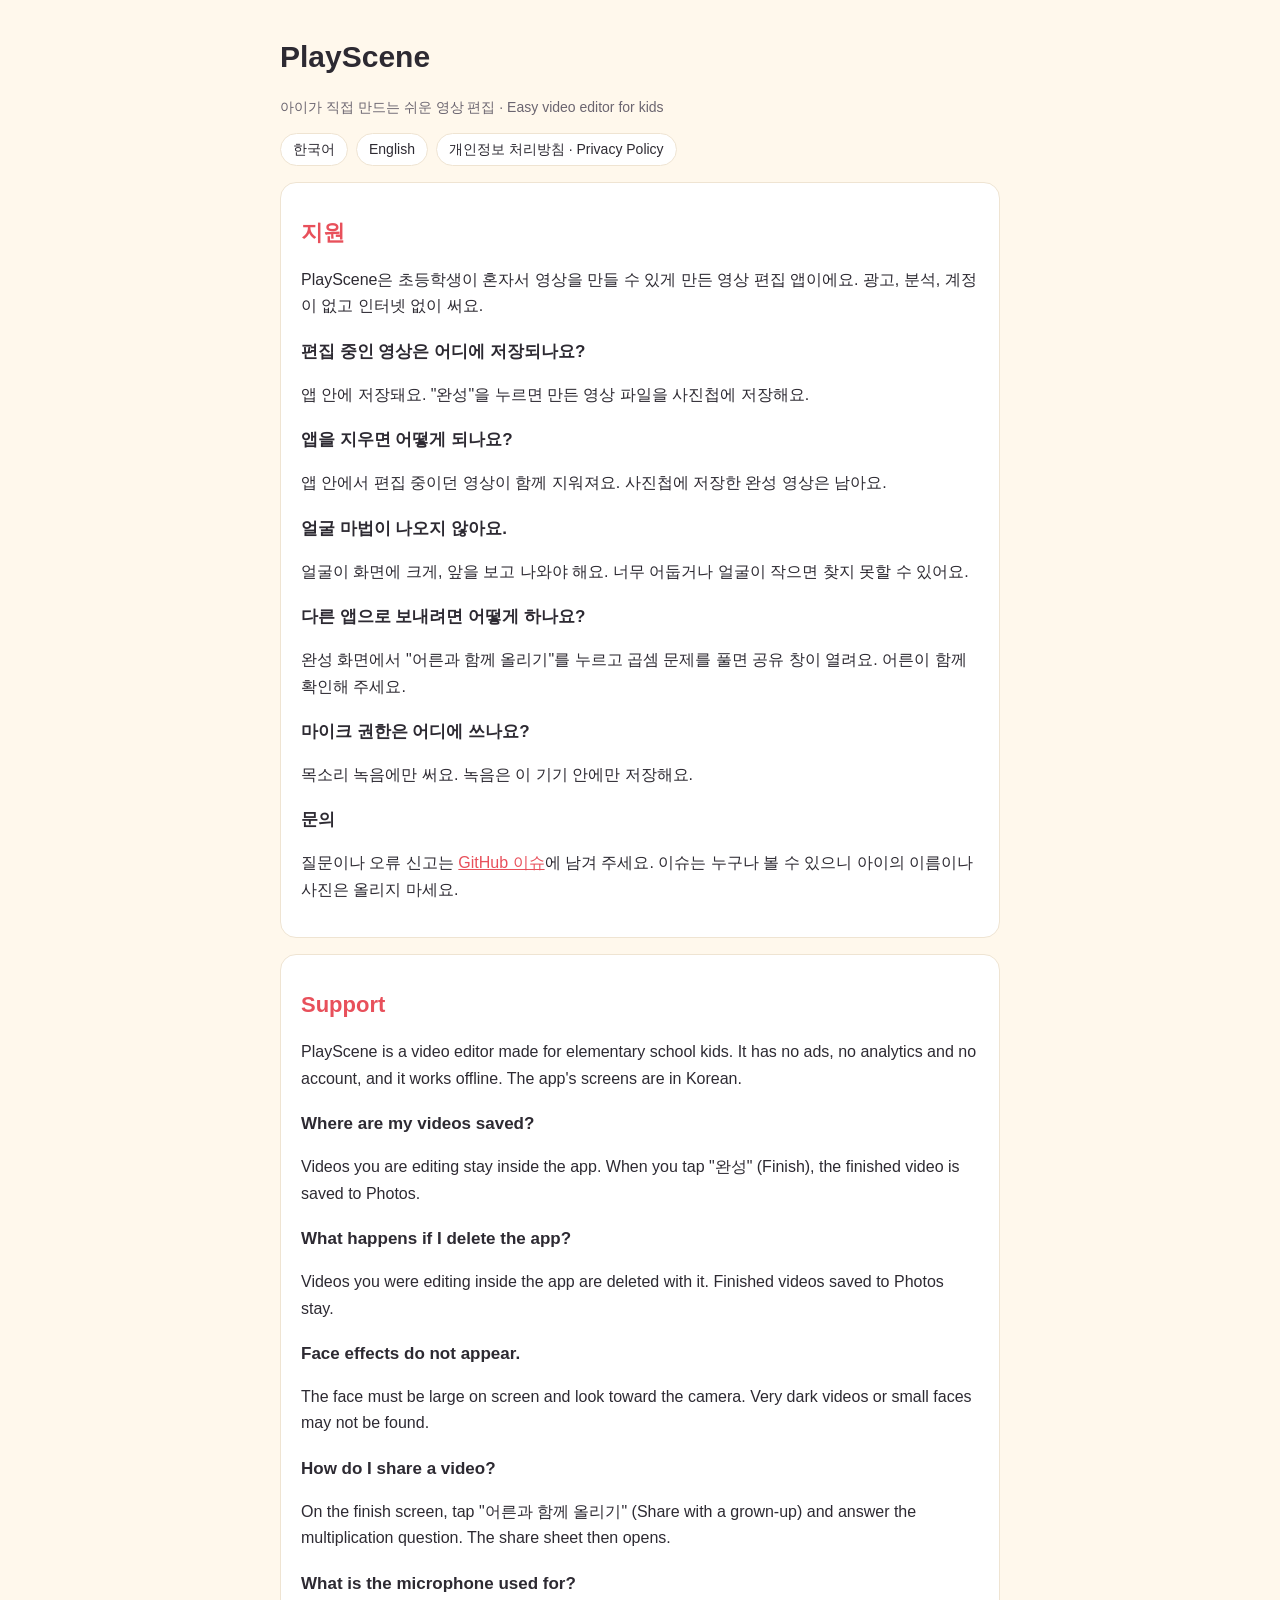
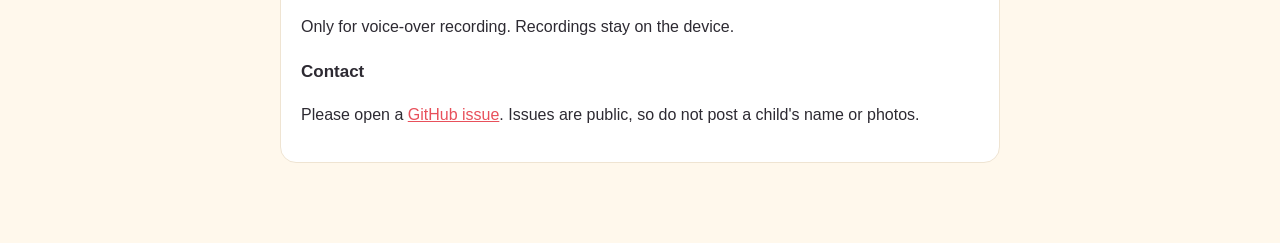
<file: index.html>
<!doctype html><html lang="ko"><head><meta charset="utf-8"><meta name="viewport" content="width=device-width,initial-scale=1,viewport-fit=cover">
<title>PlayScene 지원</title><link rel="stylesheet" href="style.css"></head><body><main>
<header><h1>PlayScene</h1><p class="muted">아이가 직접 만드는 쉬운 영상 편집 · Easy video editor for kids</p></header>
<nav><a href="#ko">한국어</a><a href="#en">English</a><a href="privacy.html">개인정보 처리방침 · Privacy Policy</a></nav>

<section id="ko" lang="ko"><h2>지원</h2>
<p>PlayScene은 초등학생이 혼자서 영상을 만들 수 있게 만든 영상 편집 앱이에요. 광고, 분석, 계정이 없고 인터넷 없이 써요.</p>
<h3>편집 중인 영상은 어디에 저장되나요?</h3>
<p>앱 안에 저장돼요. "완성"을 누르면 만든 영상 파일을 사진첩에 저장해요.</p>
<h3>앱을 지우면 어떻게 되나요?</h3>
<p>앱 안에서 편집 중이던 영상이 함께 지워져요. 사진첩에 저장한 완성 영상은 남아요.</p>
<h3>얼굴 마법이 나오지 않아요.</h3>
<p>얼굴이 화면에 크게, 앞을 보고 나와야 해요. 너무 어둡거나 얼굴이 작으면 찾지 못할 수 있어요.</p>
<h3>다른 앱으로 보내려면 어떻게 하나요?</h3>
<p>완성 화면에서 "어른과 함께 올리기"를 누르고 곱셈 문제를 풀면 공유 창이 열려요. 어른이 함께 확인해 주세요.</p>
<h3>마이크 권한은 어디에 쓰나요?</h3>
<p>목소리 녹음에만 써요. 녹음은 이 기기 안에만 저장해요.</p>
<h3>문의</h3>
<p>질문이나 오류 신고는 <a href="https://github.com/SeungbinBaik/playscene-support/issues">GitHub 이슈</a>에 남겨 주세요. 이슈는 누구나 볼 수 있으니 아이의 이름이나 사진은 올리지 마세요.</p>
</section>

<section id="en" lang="en"><h2>Support</h2>
<p>PlayScene is a video editor made for elementary school kids. It has no ads, no analytics and no account, and it works offline. The app's screens are in Korean.</p>
<h3>Where are my videos saved?</h3>
<p>Videos you are editing stay inside the app. When you tap "완성" (Finish), the finished video is saved to Photos.</p>
<h3>What happens if I delete the app?</h3>
<p>Videos you were editing inside the app are deleted with it. Finished videos saved to Photos stay.</p>
<h3>Face effects do not appear.</h3>
<p>The face must be large on screen and look toward the camera. Very dark videos or small faces may not be found.</p>
<h3>How do I share a video?</h3>
<p>On the finish screen, tap "어른과 함께 올리기" (Share with a grown-up) and answer the multiplication question. The share sheet then opens.</p>
<h3>What is the microphone used for?</h3>
<p>Only for voice-over recording. Recordings stay on the device.</p>
<h3>Contact</h3>
<p>Please open a <a href="https://github.com/SeungbinBaik/playscene-support/issues">GitHub issue</a>. Issues are public, so do not post a child's name or photos.</p>
</section>
</main></body></html>
</file>
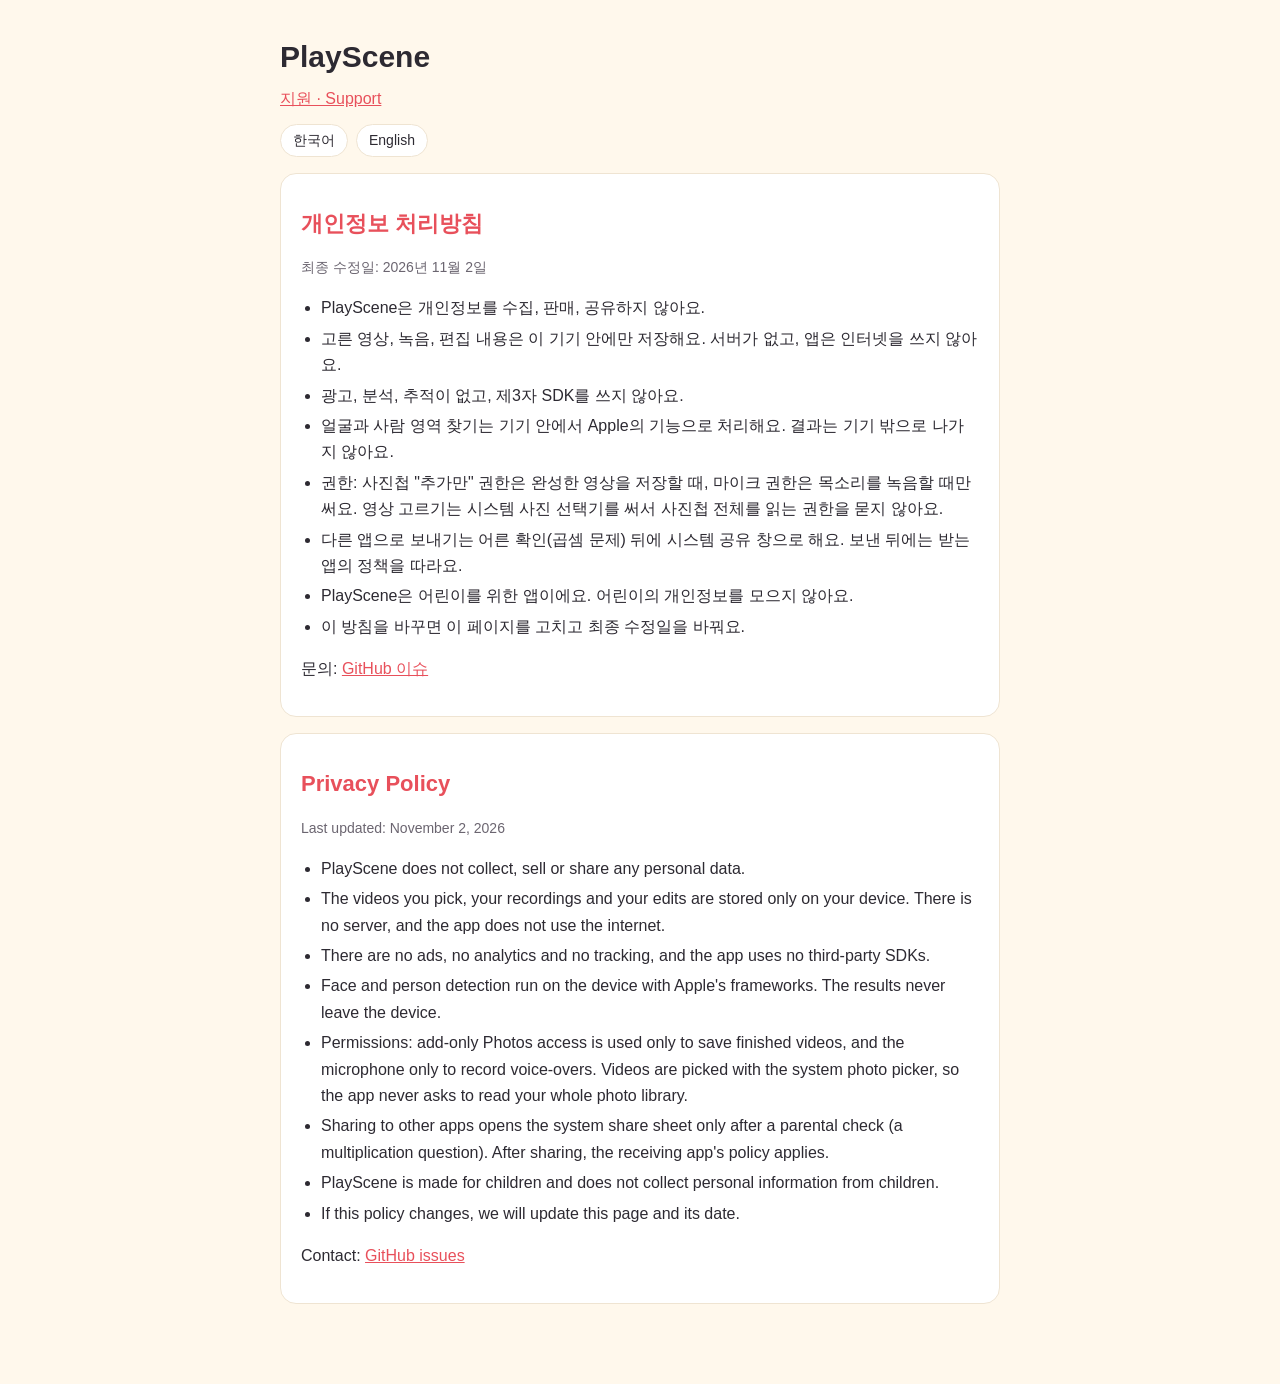
<file: privacy.html>
<!doctype html><html lang="ko"><head><meta charset="utf-8"><meta name="viewport" content="width=device-width,initial-scale=1,viewport-fit=cover">
<title>PlayScene 개인정보 처리방침</title><link rel="stylesheet" href="style.css"></head><body><main>
<header><h1>PlayScene</h1><a href="index.html">지원 · Support</a></header>
<nav><a href="#ko">한국어</a><a href="#en">English</a></nav>

<section id="ko" lang="ko"><h2>개인정보 처리방침</h2>
<p class="muted">최종 수정일: 2026년 11월 2일</p>
<ul>
<li>PlayScene은 개인정보를 수집, 판매, 공유하지 않아요.</li>
<li>고른 영상, 녹음, 편집 내용은 이 기기 안에만 저장해요. 서버가 없고, 앱은 인터넷을 쓰지 않아요.</li>
<li>광고, 분석, 추적이 없고, 제3자 SDK를 쓰지 않아요.</li>
<li>얼굴과 사람 영역 찾기는 기기 안에서 Apple의 기능으로 처리해요. 결과는 기기 밖으로 나가지 않아요.</li>
<li>권한: 사진첩 "추가만" 권한은 완성한 영상을 저장할 때, 마이크 권한은 목소리를 녹음할 때만 써요. 영상 고르기는 시스템 사진 선택기를 써서 사진첩 전체를 읽는 권한을 묻지 않아요.</li>
<li>다른 앱으로 보내기는 어른 확인(곱셈 문제) 뒤에 시스템 공유 창으로 해요. 보낸 뒤에는 받는 앱의 정책을 따라요.</li>
<li>PlayScene은 어린이를 위한 앱이에요. 어린이의 개인정보를 모으지 않아요.</li>
<li>이 방침을 바꾸면 이 페이지를 고치고 최종 수정일을 바꿔요.</li>
</ul>
<p>문의: <a href="https://github.com/SeungbinBaik/playscene-support/issues">GitHub 이슈</a></p>
</section>

<section id="en" lang="en"><h2>Privacy Policy</h2>
<p class="muted">Last updated: November 2, 2026</p>
<ul>
<li>PlayScene does not collect, sell or share any personal data.</li>
<li>The videos you pick, your recordings and your edits are stored only on your device. There is no server, and the app does not use the internet.</li>
<li>There are no ads, no analytics and no tracking, and the app uses no third-party SDKs.</li>
<li>Face and person detection run on the device with Apple's frameworks. The results never leave the device.</li>
<li>Permissions: add-only Photos access is used only to save finished videos, and the microphone only to record voice-overs. Videos are picked with the system photo picker, so the app never asks to read your whole photo library.</li>
<li>Sharing to other apps opens the system share sheet only after a parental check (a multiplication question). After sharing, the receiving app's policy applies.</li>
<li>PlayScene is made for children and does not collect personal information from children.</li>
<li>If this policy changes, we will update this page and its date.</li>
</ul>
<p>Contact: <a href="https://github.com/SeungbinBaik/playscene-support/issues">GitHub issues</a></p>
</section>
</main></body></html>
</file>
<file: style.css>
:root{--bg:#FFF8EC;--fg:#2D2A32;--muted:#6B6570;--accent:#E8505B;--card:#FFFFFF;--line:#EFE4D2}
@media (prefers-color-scheme:dark){:root{--bg:#1F1C22;--fg:#F5EFE6;--muted:#B9B0BE;--accent:#FF8585;--card:#2B2730;--line:#3A3540}}
body{margin:0;background:var(--bg);color:var(--fg);font:16px/1.65 -apple-system,BlinkMacSystemFont,"Apple SD Gothic Neo","Malgun Gothic",sans-serif}
main{max-width:720px;margin:0 auto;padding:24px max(16px,env(safe-area-inset-right)) 64px max(16px,env(safe-area-inset-left))}
h1{font-size:30px;margin:8px 0 4px}h2{font-size:22px;margin:28px 0 8px;color:var(--accent)}h3{font-size:17px;margin:18px 0 4px}
nav{display:flex;flex-wrap:wrap;gap:8px;margin:12px 0}nav a{padding:4px 12px;border-radius:999px;background:var(--card);border:1px solid var(--line);color:var(--fg);text-decoration:none;font-size:14px}
section{background:var(--card);border:1px solid var(--line);border-radius:16px;padding:4px 20px 18px;margin:16px 0}
a{color:var(--accent)}p.muted{color:var(--muted);font-size:14px}ul{padding-left:20px}li{margin:4px 0}
</file>
